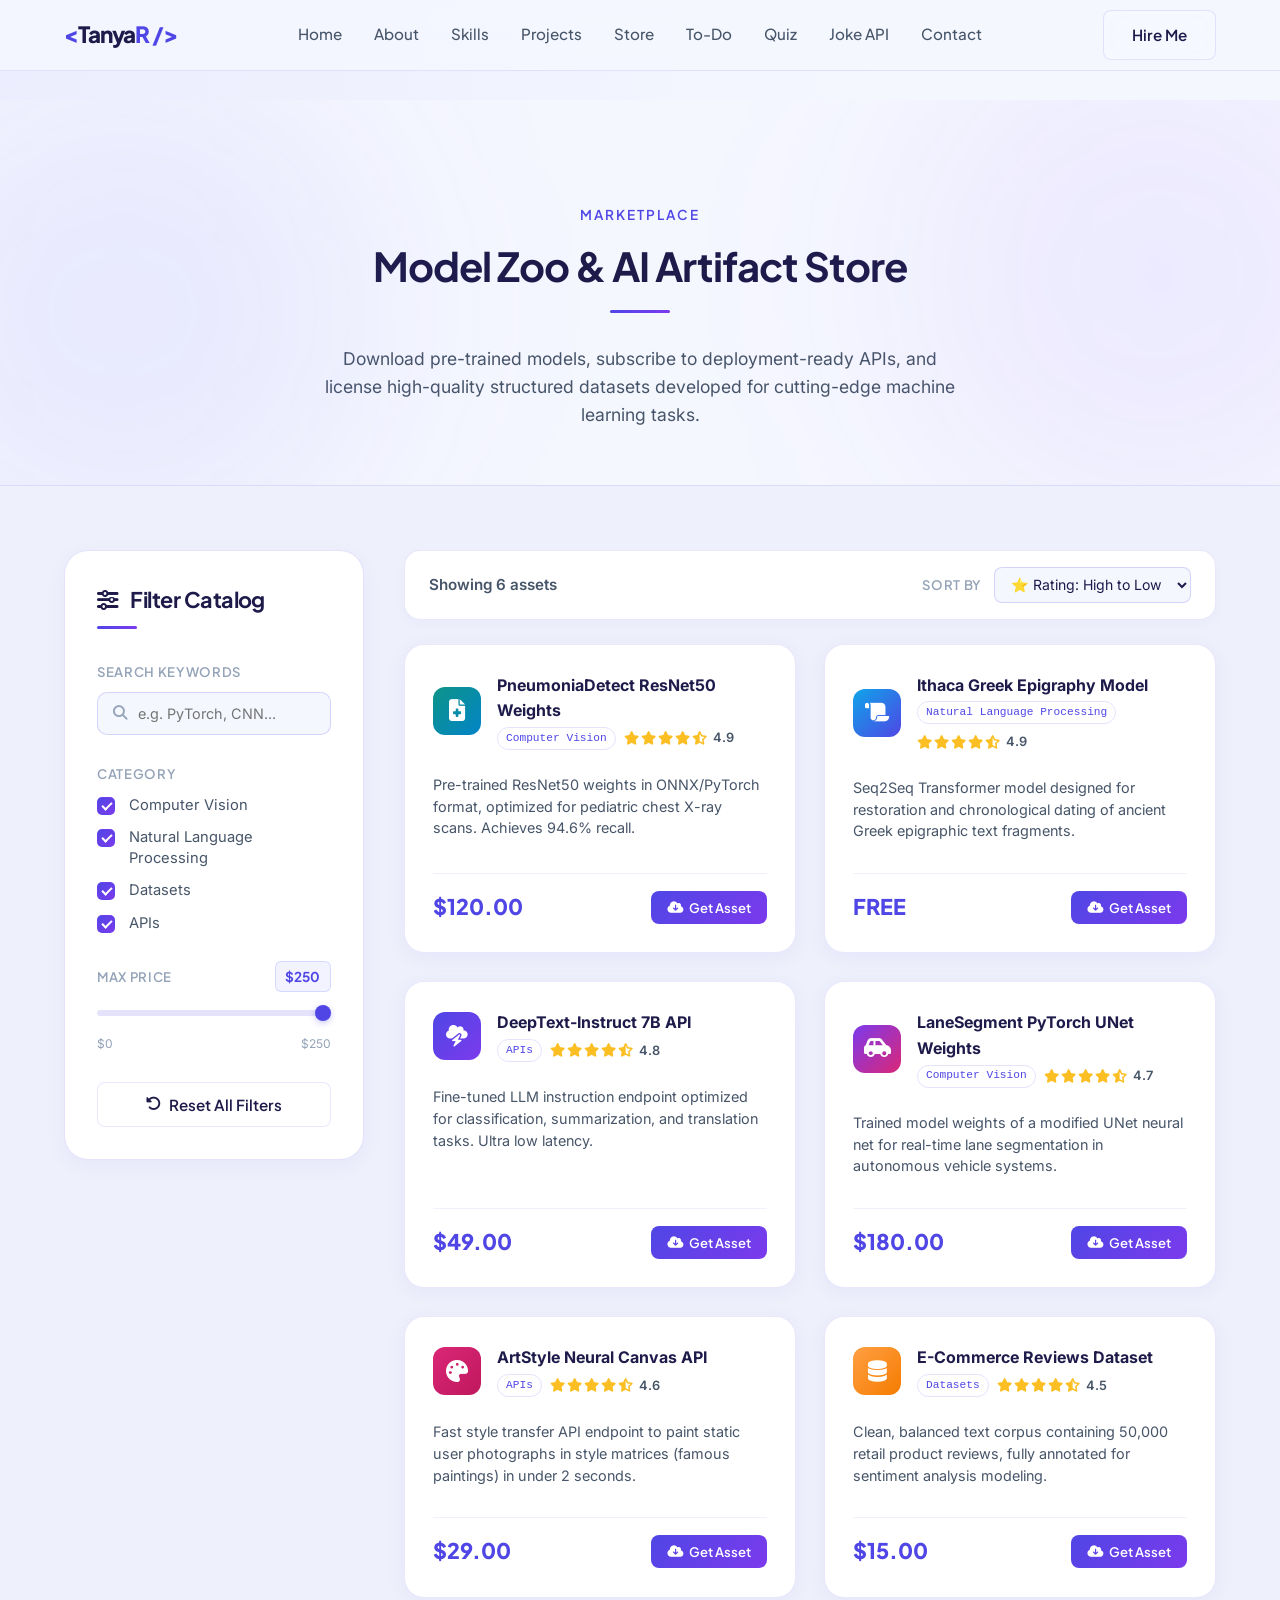
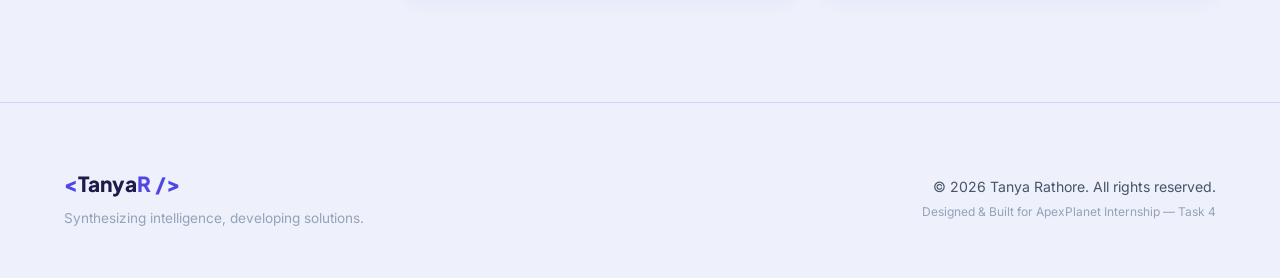
<file: products.html>
<!DOCTYPE html>
<html lang="en">
<head>
    <meta charset="UTF-8">
    <meta name="viewport" content="width=device-width, initial-scale=1.0">
    <!-- Meta tags for SEO -->
    <title>Store | Tanya Rathore | AI/ML Portfolio</title>
    <meta name="description" content="Tanya Rathore's Model Zoo and AI/ML store. Filter, sort, and browse pretrained models, datasets, and API endpoints.">
    <meta name="keywords" content="Tanya Rathore, Model Zoo, Dataset, AI Models, Pretrained Weights, Computer Vision, NLP, APIs">
    
    <!-- Google Fonts - Plus Jakarta Sans & Inter -->
    <link rel="preconnect" href="https://fonts.googleapis.com">
    <link rel="preconnect" href="https://fonts.gstatic.com" crossorigin>
    <link href="https://fonts.googleapis.com/css2?family=Inter:wght@300;400;500;600;700&family=Plus+Jakarta+Sans:wght@400;500;600;700;800&display=swap" rel="stylesheet">
    
    <!-- Font Awesome Icons -->
    <link rel="stylesheet" href="https://cdnjs.cloudflare.com/ajax/libs/font-awesome/6.4.0/css/all.min.css">
    
    <!-- Core CSS stylesheet -->
    <link rel="stylesheet" href="style.min.css">
</head>
<body>

    <!-- ==================== HEADER & NAVIGATION ==================== -->
    <header class="navbar-header" id="header">
        <div class="nav-container container">
            <a href="index.html#hero" class="nav-logo">
                <span class="logo-accent">&lt;</span>Tanya<span class="logo-accent">R /&gt;</span>
            </a>
            
            <!-- Desktop Navigation Menu -->
            <nav class="nav-menu" id="nav-menu">
                <ul class="nav-list">
                    <li><a href="index.html#hero" class="nav-link">Home</a></li>
                    <li><a href="index.html#about" class="nav-link">About</a></li>
                    <li><a href="index.html#skills" class="nav-link">Skills</a></li>
                    <li><a href="projects.html" class="nav-link">Projects</a></li>
                    <li><a href="products.html" class="nav-link active">Store</a></li>
                    <li><a href="index.html#todo" class="nav-link">To-Do</a></li>
                    <li><a href="index.html#quiz" class="nav-link">Quiz</a></li>
                    <li><a href="index.html#api-data" class="nav-link">Joke API</a></li>
                    <li><a href="index.html#contact" class="nav-link">Contact</a></li>
                </ul>
            </nav>

            <!-- CTA button & Hamburguer Menu for Mobile -->
            <div class="nav-actions">
                <a href="mailto:riya.rathore@example.com" class="btn btn-secondary nav-cta-btn">Hire Me</a>
                <button class="menu-toggle-btn" id="menu-toggle" aria-label="Toggle menu">
                    <span class="bar"></span>
                    <span class="bar"></span>
                    <span class="bar"></span>
                </button>
            </div>
        </div>
    </header>

    <main style="padding-top: 100px;">
        <!-- ==================== STORE HERO ==================== -->
        <section class="section-padding" style="background-color: var(--color-bg-darkest); padding-bottom: 2rem;">
            <!-- Decorative Background Glows -->
            <div class="hero-bg-glow glow-1"></div>
            <div class="hero-bg-glow glow-2"></div>
            
            <div class="container scroll-reveal">
                <div class="section-header" style="margin-bottom: 2rem;">
                    <span class="section-tag">Marketplace</span>
                    <h1 class="section-title">Model Zoo &amp; AI Artifact Store</h1>
                    <div class="section-underline"></div>
                </div>
                <p style="text-align: center; color: var(--color-text-secondary); max-width: 650px; margin: 0 auto 1.5rem auto; font-size: 1.1rem;">
                    Download pre-trained models, subscribe to deployment-ready APIs, and license high-quality structured datasets developed for cutting-edge machine learning tasks.
                </p>
            </div>
        </section>

        <!-- ==================== STORE CATALOG LAYOUT ==================== -->
        <section class="section-padding" style="background-color: var(--color-bg-darker); border-top: 1px solid var(--border-glass); padding-top: 4rem;">
            <div class="container">
                <div class="store-layout-grid">
                    
                    <!-- ── SIDEBAR FILTER PANEL ── -->
                    <aside class="store-filter-sidebar scroll-reveal">
                        <div class="filter-panel-card">
                            <h2 class="filter-panel-title">
                                <i class="fa-solid fa-sliders"></i> Filter Catalog
                            </h2>
                            <div class="filter-panel-underline"></div>

                            <!-- Search Input -->
                            <div class="filter-group">
                                <label for="search-input" class="filter-label">Search Keywords</label>
                                <div class="filter-search-wrap">
                                    <i class="fa-solid fa-magnifying-glass search-icon"></i>
                                    <input type="text" id="search-input" class="filter-search-input" placeholder="e.g. PyTorch, CNN...">
                                </div>
                            </div>

                            <!-- Category Checkboxes -->
                            <div class="filter-group">
                                <label class="filter-label">Category</label>
                                <div class="filter-checkbox-list">
                                    <label class="checkbox-container">
                                        <input type="checkbox" name="category" value="Computer Vision" checked>
                                        <span class="checkmark"></span>
                                        Computer Vision
                                    </label>
                                    <label class="checkbox-container">
                                        <input type="checkbox" name="category" value="Natural Language Processing" checked>
                                        <span class="checkmark"></span>
                                        Natural Language Processing
                                    </label>
                                    <label class="checkbox-container">
                                        <input type="checkbox" name="category" value="Datasets" checked>
                                        <span class="checkmark"></span>
                                        Datasets
                                    </label>
                                    <label class="checkbox-container">
                                        <input type="checkbox" name="category" value="APIs" checked>
                                        <span class="checkmark"></span>
                                        APIs
                                    </label>
                                </div>
                            </div>

                            <!-- Price Slider -->
                            <div class="filter-group">
                                <div class="price-slider-header">
                                    <label for="price-range" class="filter-label">Max Price</label>
                                    <span id="price-value" class="price-value-badge">$250</span>
                                </div>
                                <input type="range" id="price-range" class="filter-price-slider" min="0" max="250" value="250" step="5">
                                <div class="price-slider-limits">
                                    <span>$0</span>
                                    <span>$250</span>
                                </div>
                            </div>

                            <!-- Reset Button -->
                            <button id="reset-filters-btn" class="btn btn-secondary btn-block" style="margin-top: 1rem;">
                                <i class="fa-solid fa-rotate-left"></i> Reset All Filters
                            </button>
                        </div>
                    </aside>

                    <!-- ── MAIN CATALOG GRID CONTENT ── -->
                    <div class="store-catalog-content">
                        
                        <!-- Catalog Topbar -->
                        <div class="catalog-topbar scroll-reveal">
                            <div id="results-count" class="results-count">Showing 6 assets</div>
                            
                            <div class="catalog-sort-wrap">
                                <label for="sort-select" class="sort-label">Sort By</label>
                                <select id="sort-select" class="sort-select">
                                    <option value="rating-desc" selected>⭐ Rating: High to Low</option>
                                    <option value="price-asc">💵 Price: Low to High</option>
                                    <option value="price-desc">💵 Price: High to Low</option>
                                    <option value="name-asc">🔤 Name: A to Z</option>
                                </select>
                            </div>
                        </div>

                        <!-- Product Cards Grid -->
                        <div id="product-grid" class="store-product-grid scroll-reveal">
                            <!-- Cards will be dynamically injected by products.js -->
                        </div>

                        <!-- Empty State Placeholder -->
                        <div id="store-empty-state" class="store-empty-state" style="display: none;">
                            <i class="fa-regular fa-folder-open empty-icon"></i>
                            <h3>No Assets Found</h3>
                            <p>We couldn't find any products matching your search terms or filter combinations. Try adjusting your sidebar values!</p>
                            <button id="empty-reset-btn" class="btn btn-primary">Clear Search &amp; Filters</button>
                        </div>

                    </div>
                    
                </div>
            </div>
        </section>
    </main>

    <!-- ==================== FOOTER ==================== -->
    <footer class="footer-wrapper">
        <div class="container footer-content">
            <div class="footer-left">
                <a href="index.html#hero" class="footer-logo">
                    <span class="logo-accent">&lt;</span>Tanya<span class="logo-accent">R /&gt;</span>
                </a>
                <p class="footer-tagline">Synthesizing intelligence, developing solutions.</p>
            </div>
            
            <div class="footer-right">
                <p class="copyright">&copy; 2026 Tanya Rathore. All rights reserved.</p>
                <p class="attribution">Designed &amp; Built for ApexPlanet Internship &mdash; Task 4</p>
            </div>
        </div>
        
        <!-- Back to Top Button -->
        <a href="index.html#hero" class="back-to-top" id="back-to-top" aria-label="Back to top">
            <i class="fa-solid fa-arrow-up"></i>
        </a>
    </footer>

    <!-- Core Javascript logic -->
    <script src="script.min.js"></script>
    <!-- Product Listing Logic -->
    <script src="products.min.js"></script>
</body>
</html>
</file>
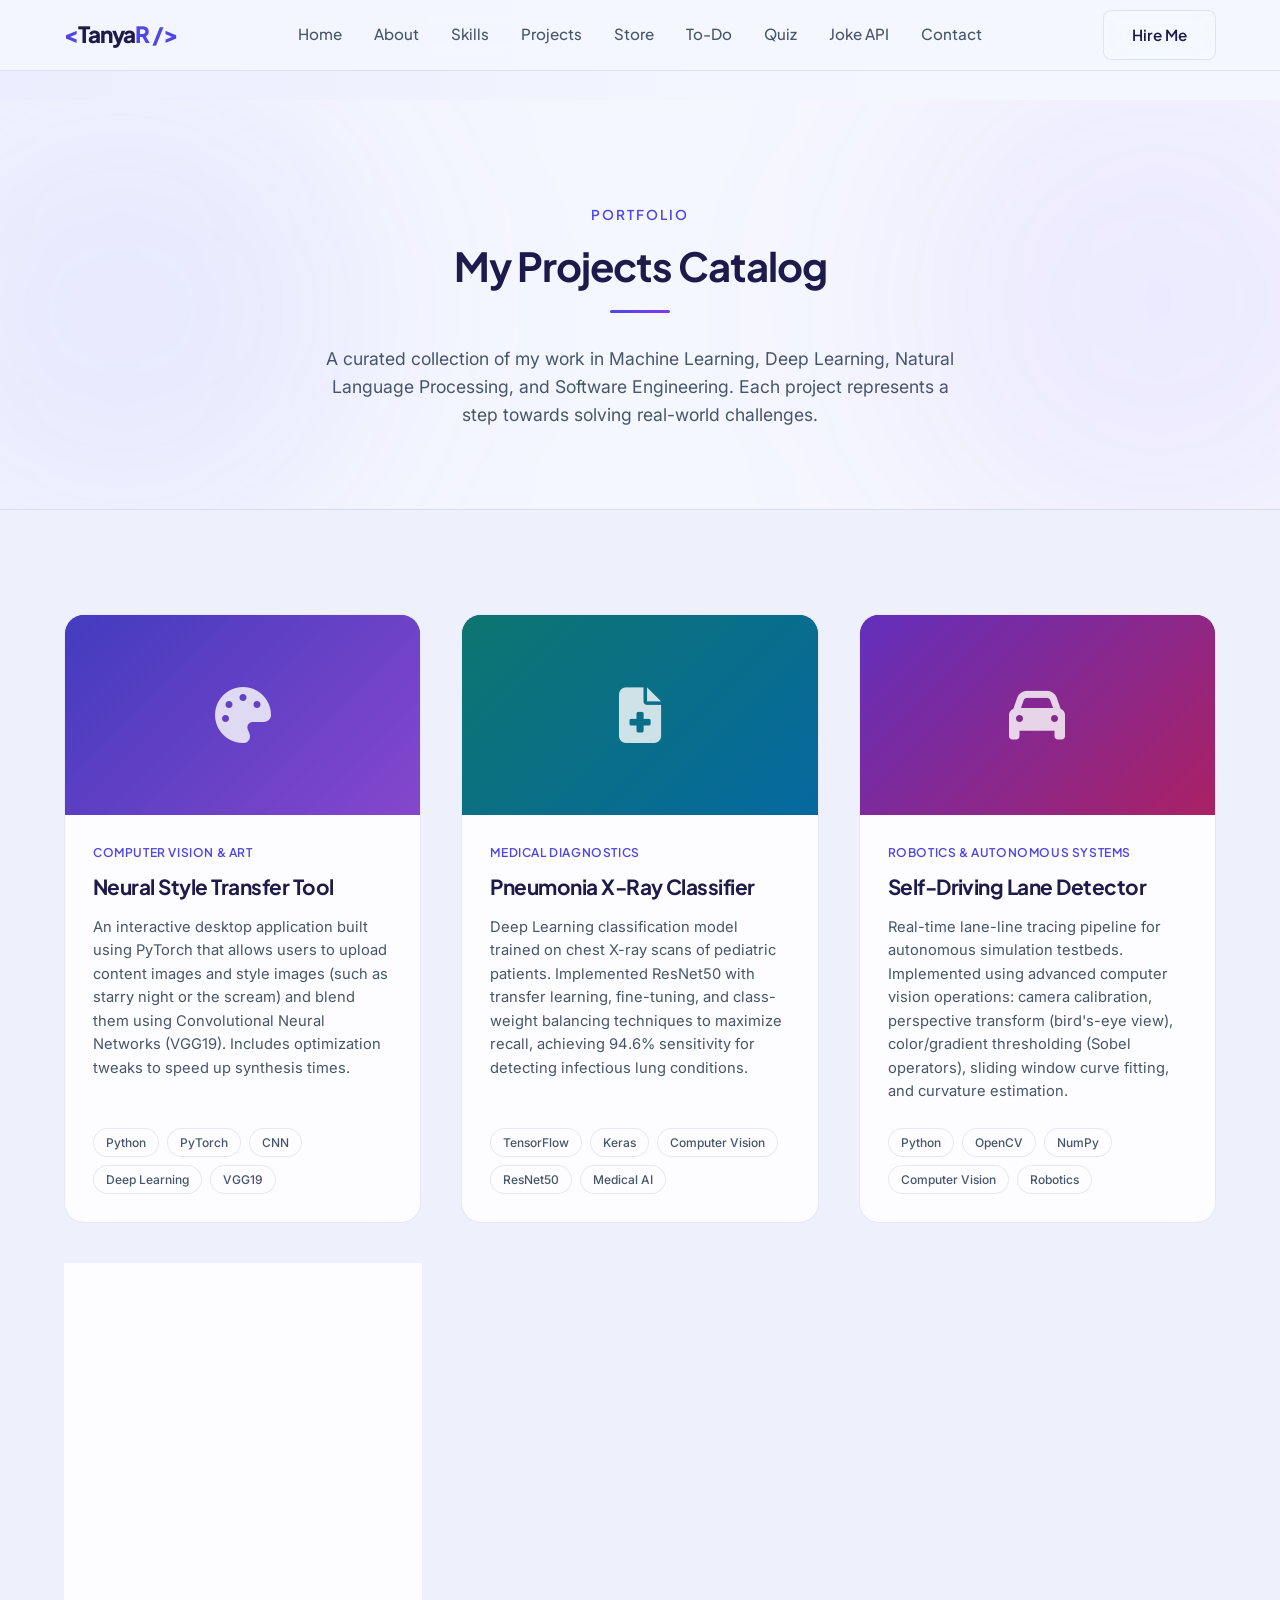
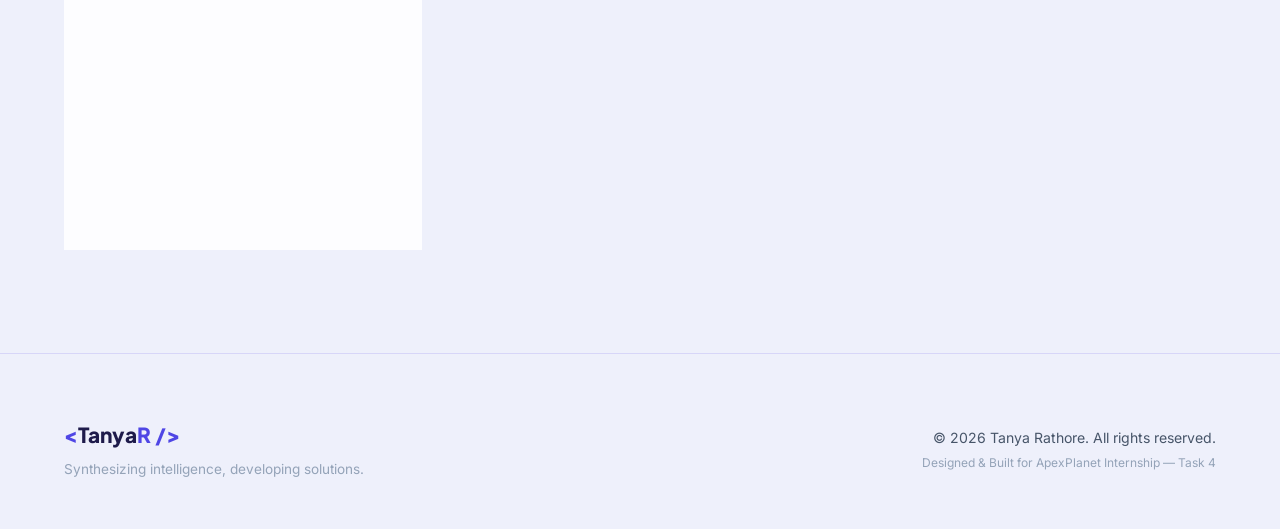
<file: projects.html>
<!DOCTYPE html>
<html lang="en">
<head>
    <meta charset="UTF-8">
    <meta name="viewport" content="width=device-width, initial-scale=1.0">
    <!-- Meta tags for SEO -->
    <title>Projects | Tanya Rathore | AI/ML Portfolio</title>
    <meta name="description" content="Detailed showcase of Machine Learning, Deep Learning, and Computer Vision projects developed by Tanya Rathore.">
    <meta name="keywords" content="Tanya Rathore, Projects, AI, ML, Machine Learning, Deep Learning, PyTorch, TensorFlow, Computer Vision, NLP">
    
    <!-- Google Fonts - Plus Jakarta Sans & Inter -->
    <link rel="preconnect" href="https://fonts.googleapis.com">
    <link rel="preconnect" href="https://fonts.gstatic.com" crossorigin>
    <link href="https://fonts.googleapis.com/css2?family=Inter:wght@300;400;500;600;700&family=Plus+Jakarta+Sans:wght@400;500;600;700;800&display=swap" rel="stylesheet">
    
    <!-- Font Awesome Icons -->
    <link rel="stylesheet" href="https://cdnjs.cloudflare.com/ajax/libs/font-awesome/6.4.0/css/all.min.css">
    
    <!-- Core CSS stylesheet -->
    <link rel="stylesheet" href="style.min.css">
</head>
<body>

    <!-- ==================== HEADER & NAVIGATION ==================== -->
    <header class="navbar-header" id="header">
        <div class="nav-container container">
            <a href="index.html#hero" class="nav-logo">
                <span class="logo-accent">&lt;</span>Tanya<span class="logo-accent">R /&gt;</span>
            </a>
            
            <!-- Desktop Navigation Menu -->
            <nav class="nav-menu" id="nav-menu">
                <ul class="nav-list">
                    <li><a href="index.html#hero" class="nav-link">Home</a></li>
                    <li><a href="index.html#about" class="nav-link">About</a></li>
                    <li><a href="index.html#skills" class="nav-link">Skills</a></li>
                    <li><a href="projects.html" class="nav-link active">Projects</a></li>
                    <li><a href="products.html" class="nav-link">Store</a></li>
                    <li><a href="index.html#todo" class="nav-link">To-Do</a></li>
                    <li><a href="index.html#quiz" class="nav-link">Quiz</a></li>
                    <li><a href="index.html#api-data" class="nav-link">Joke API</a></li>
                    <li><a href="index.html#contact" class="nav-link">Contact</a></li>
                </ul>
            </nav>

            <!-- CTA button & Hamburguer Menu for Mobile -->
            <div class="nav-actions">
                <a href="mailto:riya.rathore@example.com" class="btn btn-secondary nav-cta-btn">Hire Me</a>
                <button class="menu-toggle-btn" id="menu-toggle" aria-label="Toggle menu">
                    <span class="bar"></span>
                    <span class="bar"></span>
                    <span class="bar"></span>
                </button>
            </div>
        </div>
    </header>

    <main style="padding-top: 100px;">
        <!-- ==================== PROJECTS HERO ==================== -->
        <section class="section-padding" style="background-color: var(--color-bg-darkest); padding-bottom: 2rem;">
            <!-- Decorative Background Glows -->
            <div class="hero-bg-glow glow-1"></div>
            <div class="hero-bg-glow glow-2"></div>
            
            <div class="container scroll-reveal">
                <div class="section-header" style="margin-bottom: 2rem;">
                    <span class="section-tag">Portfolio</span>
                    <h1 class="section-title">My Projects Catalog</h1>
                    <div class="section-underline"></div>
                </div>
                <p style="text-align: center; color: var(--color-text-secondary); max-width: 650px; margin: 0 auto 3rem auto; font-size: 1.1rem;">
                    A curated collection of my work in Machine Learning, Deep Learning, Natural Language Processing, and Software Engineering. Each project represents a step towards solving real-world challenges.
                </p>
            </div>
        </section>

        <!-- ==================== DETAILED PROJECTS GRID ==================== -->
        <section class="projects-section section-padding" style="background-color: var(--color-bg-darker); border-top: 1px solid var(--border-glass);">
            <div class="container">
                <div class="projects-grid">
                    
                    <!-- Project 1: Neural Style Transfer -->
                    <div class="project-card scroll-reveal">
                        <div class="project-img-container">
                            <div class="project-banner style-transfer-banner">
                                <div class="banner-gradient"></div>
                                <i class="fa-solid fa-palette banner-icon"></i>
                            </div>
                            <div class="project-links">
                                <a href="https://github.com" target="_blank" rel="noopener noreferrer" class="proj-link-btn" aria-label="GitHub Repository" title="GitHub Repository">
                                    <i class="fa-brands fa-github"></i>
                                </a>
                                <a href="https://github.com" target="_blank" rel="noopener noreferrer" class="proj-link-btn" aria-label="Live Demo" title="Live Demo">
                                    <i class="fa-solid fa-arrow-up-right-from-square"></i>
                                </a>
                            </div>
                        </div>
                        <div class="project-info">
                            <span class="project-category">Computer Vision &amp; Art</span>
                            <h3 class="project-title">Neural Style Transfer Tool</h3>
                            <p class="project-desc">An interactive desktop application built using PyTorch that allows users to upload content images and style images (such as starry night or the scream) and blend them using Convolutional Neural Networks (VGG19). Includes optimization tweaks to speed up synthesis times.</p>
                            <div class="project-tags">
                                <span>Python</span>
                                <span>PyTorch</span>
                                <span>CNN</span>
                                <span>Deep Learning</span>
                                <span>VGG19</span>
                            </div>
                        </div>
                    </div>

                    <!-- Project 2: Pneumonia Detection -->
                    <div class="project-card scroll-reveal">
                        <div class="project-img-container">
                            <div class="project-banner pneumonia-banner">
                                <div class="banner-gradient"></div>
                                <i class="fa-solid fa-file-medical banner-icon"></i>
                            </div>
                            <div class="project-links">
                                <a href="https://github.com" target="_blank" rel="noopener noreferrer" class="proj-link-btn" aria-label="GitHub Repository" title="GitHub Repository">
                                    <i class="fa-brands fa-github"></i>
                                </a>
                                <a href="https://github.com" target="_blank" rel="noopener noreferrer" class="proj-link-btn" aria-label="Research Poster" title="Research Poster">
                                    <i class="fa-solid fa-file-pdf"></i>
                                </a>
                            </div>
                        </div>
                        <div class="project-info">
                            <span class="project-category">Medical Diagnostics</span>
                            <h3 class="project-title">Pneumonia X-Ray Classifier</h3>
                            <p class="project-desc">Deep Learning classification model trained on chest X-ray scans of pediatric patients. Implemented ResNet50 with transfer learning, fine-tuning, and class-weight balancing techniques to maximize recall, achieving 94.6% sensitivity for detecting infectious lung conditions.</p>
                            <div class="project-tags">
                                <span>TensorFlow</span>
                                <span>Keras</span>
                                <span>Computer Vision</span>
                                <span>ResNet50</span>
                                <span>Medical AI</span>
                            </div>
                        </div>
                    </div>

                    <!-- Project 3: Autonomous Lane Detection -->
                    <div class="project-card scroll-reveal">
                        <div class="project-img-container">
                            <div class="project-banner autonomous-banner">
                                <div class="banner-gradient"></div>
                                <i class="fa-solid fa-car banner-icon"></i>
                            </div>
                            <div class="project-links">
                                <a href="https://github.com" target="_blank" rel="noopener noreferrer" class="proj-link-btn" aria-label="GitHub Repository" title="GitHub Repository">
                                    <i class="fa-brands fa-github"></i>
                                </a>
                                <a href="https://github.com" target="_blank" rel="noopener noreferrer" class="proj-link-btn" aria-label="Video Demo" title="Video Demo">
                                    <i class="fa-solid fa-video"></i>
                                </a>
                            </div>
                        </div>
                        <div class="project-info">
                            <span class="project-category">Robotics &amp; Autonomous Systems</span>
                            <h3 class="project-title">Self-Driving Lane Detector</h3>
                            <p class="project-desc">Real-time lane-line tracing pipeline for autonomous simulation testbeds. Implemented using advanced computer vision operations: camera calibration, perspective transform (bird's-eye view), color/gradient thresholding (Sobel operators), sliding window curve fitting, and curvature estimation.</p>
                            <div class="project-tags">
                                <span>Python</span>
                                <span>OpenCV</span>
                                <span>NumPy</span>
                                <span>Computer Vision</span>
                                <span>Robotics</span>
                            </div>
                        </div>
                    </div>

                    <!-- Project 4: Transformer Sentiment Analyzer -->
                    <div class="project-card scroll-reveal">
                        <div class="project-img-container">
                            <div class="project-banner style-transfer-banner" style="background: #111827;">
                                <div class="banner-gradient" style="background: linear-gradient(135deg, #db2777 0%, #7c3aed 100%);"></div>
                                <i class="fa-solid fa-comments banner-icon"></i>
                            </div>
                            <div class="project-links">
                                <a href="https://github.com" target="_blank" rel="noopener noreferrer" class="proj-link-btn" aria-label="GitHub Repository" title="GitHub Repository">
                                    <i class="fa-brands fa-github"></i>
                                </a>
                                <a href="https://github.com" target="_blank" rel="noopener noreferrer" class="proj-link-btn" aria-label="API Docs" title="API Docs">
                                    <i class="fa-solid fa-code"></i>
                                </a>
                            </div>
                        </div>
                        <div class="project-info">
                            <span class="project-category">Natural Language Processing</span>
                            <h3 class="project-title">Transformer Sentiment Engine</h3>
                            <p class="project-desc">Batch sentiment analysis tool running state-of-the-art transformers. Finetuned DistilBERT on IMDb and Yelp datasets to label review text. Exposed as a lightweight REST API using FastAPI, Docker, and Gunicorn to serve inference requests with token-level highlights.</p>
                            <div class="project-tags">
                                <span>Python</span>
                                <span>HuggingFace</span>
                                <span>PyTorch</span>
                                <span>FastAPI</span>
                                <span>Docker</span>
                            </div>
                        </div>
                    </div>

                </div>
            </div>
        </section>
    </main>

    <!-- ==================== FOOTER ==================== -->
    <footer class="footer-wrapper">
        <div class="container footer-content">
            <div class="footer-left">
                <a href="index.html#hero" class="footer-logo">
                    <span class="logo-accent">&lt;</span>Tanya<span class="logo-accent">R /&gt;</span>
                </a>
                <p class="footer-tagline">Synthesizing intelligence, developing solutions.</p>
            </div>
            
            <div class="footer-right">
                <p class="copyright">&copy; 2026 Tanya Rathore. All rights reserved.</p>
                <p class="attribution">Designed &amp; Built for ApexPlanet Internship &mdash; Task 4</p>
            </div>
        </div>
        
        <!-- Back to Top Button -->
        <a href="index.html#hero" class="back-to-top" id="back-to-top" aria-label="Back to top">
            <i class="fa-solid fa-arrow-up"></i>
        </a>
    </footer>

    <!-- Core Javascript logic -->
    <script src="script.min.js"></script>
</body>
</html>
</file>
<file: style.min.css>
:root{--color-bg-darkest:#f5f7ff;--color-bg-darker:#eef0fb;--color-bg-card:rgba(255,255,255,0.85);--color-primary:#4f46e5;--color-secondary:#7c3aed;--color-accent:#0ea5e9;--color-accent-pink:#db2777;--color-text-primary:#1e1b4b;--color-text-secondary:#475569;--color-text-muted:#94a3b8;--border-glass:rgba(79,70,229,0.12);--border-glow:rgba(79,70,229,0.25);--gradient-primary:linear-gradient(135deg,var(--color-primary) 0%,var(--color-secondary) 100%);--gradient-accent:linear-gradient(135deg,var(--color-accent) 0%,var(--color-accent-pink) 100%);--gradient-dark:linear-gradient(180deg,var(--color-bg-darkest) 0%,var(--color-bg-darker) 100%);--gradient-radial-glow:radial-gradient(circle,rgba(79,70,229,0.08) 0%,rgba(255,255,255,0) 70%);--font-heading:'Plus Jakarta Sans',sans-serif;--font-body:'Inter',sans-serif;--container-max-width:1200px;--transition-smooth:all 0.4s cubic-bezier(0.25,0.8,0.25,1);--transition-fast:all 0.2s ease-in-out;}*{margin:0;padding:0;box-sizing:border-box;}html{scroll-behavior:smooth;font-size:16px;}body{background-color:var(--color-bg-darkest);color:var(--color-text-primary);font-family:var(--font-body);line-height:1.6;overflow-x:hidden;background-image:radial-gradient(at 0% 0%,rgba(79,70,229,0.06) 0px,transparent 50%),radial-gradient(at 100% 100%,rgba(124,58,237,0.06) 0px,transparent 50%);}.container{width:100%;max-width:var(--container-max-width);margin:0 auto;padding:0 1.5rem;}section{position:relative;overflow:hidden;}.section-padding{padding:6.5rem 0;}.scroll-reveal{opacity:0;transform:translateY(40px);transition:opacity 0.8s cubic-bezier(0.25,1,0.5,1),transform 0.8s cubic-bezier(0.25,1,0.5,1);}.scroll-reveal.revealed{opacity:1;transform:translateY(0);}h1,h2,h3,h4,h5,h6{font-family:var(--font-heading);font-weight:700;letter-spacing:-0.025em;color:var(--color-text-primary);}.text-gradient{background:var(--gradient-primary);-webkit-background-clip:text;-webkit-text-fill-color:transparent;background-clip:text;display:inline-block;}.btn{display:inline-flex;align-items:center;justify-content:center;gap:0.5rem;padding:0.75rem 1.75rem;border-radius:8px;font-family:var(--font-heading);font-weight:600;font-size:0.95rem;cursor:pointer;transition:var(--transition-smooth);text-decoration:none;}.btn-primary{background:var(--gradient-primary);color:#ffffff;border:none;box-shadow:0 4px 20px rgba(129,140,248,0.3);}.btn-primary:hover{transform:translateY(-3px);box-shadow:0 6px 25px rgba(129,140,248,0.5);}.btn-secondary{background:rgba(255,255,255,0.08);color:var(--color-text-primary);border:1px solid var(--border-glass);backdrop-filter:blur(10px);}.btn-secondary:hover{background:rgba(255,255,255,0.15);border-color:rgba(255,255,255,0.2);transform:translateY(-2px);}.btn-outline{background:transparent;color:var(--color-primary);border:1px solid var(--color-primary);}.btn-outline:hover{background:rgba(129,140,248,0.1);transform:translateY(-3px);}.btn-block{display:flex;width:100%;}.navbar-header{position:fixed;top:0;left:0;width:100%;z-index:1000;background:rgba(245,247,255,0.85);backdrop-filter:blur(12px);-webkit-backdrop-filter:blur(12px);border-bottom:1px solid var(--border-glass);transition:var(--transition-smooth);}.navbar-header.nav-scrolled{padding:0.5rem 0;box-shadow:0 4px 20px rgba(79,70,229,0.1);background:rgba(245,247,255,0.95);}.nav-container{display:flex;align-items:center;justify-content:space-between;height:70px;}.nav-logo{font-family:var(--font-heading);font-weight:800;font-size:1.4rem;color:var(--color-text-primary);text-decoration:none;letter-spacing:-0.05em;transition:var(--transition-fast);}.logo-accent{color:var(--color-primary);}.nav-logo:hover{transform:scale(1.03);}.nav-menu{display:flex;}.nav-list{display:flex;list-style:none;gap:2rem;}.nav-link{text-decoration:none;color:var(--color-text-secondary);font-family:var(--font-heading);font-weight:500;font-size:0.95rem;transition:var(--transition-fast);position:relative;padding:0.5rem 0;}.nav-link::after{content:'';position:absolute;bottom:0;left:0;width:0;height:2px;background:var(--gradient-primary);transition:var(--transition-fast);}.nav-link:hover,.nav-link.active{color:var(--color-text-primary);}.nav-link.active::after,.nav-link:hover::after{width:100%;}.nav-actions{display:flex;align-items:center;gap:1rem;}.menu-toggle-btn{display:none;flex-direction:column;justify-content:space-between;width:24px;height:18px;background:transparent;border:none;cursor:pointer;z-index:1100;}.menu-toggle-btn .bar{width:100%;height:2px;background-color:var(--color-text-primary);transition:var(--transition-smooth);}.hero-section{min-height:100vh;display:flex;align-items:center;padding-top:100px;padding-bottom:3.5rem;background-color:var(--color-bg-darkest);background-image:url("data:image/svg+xml,%3Csvg width='60' height='60' viewBox='0 0 60 60' xmlns='http://www.w3.org/2000/svg'%3E%3Cg fill='none' fill-rule='evenodd'%3E%3Cg fill='%234f46e5' fill-opacity='0.03'%3E%3Cpath d='M36 34v-4h-2v4h-4v2h4v4h2v-4h4v-2h-4zm0-30V0h-2v4h-4v2h4v4h2V6h4V4h-4zM6 34v-4H4v4H0v2h4v4h2v-4h4v-2H6zM6 4V0H4v4H0v2h4v4h2V6h4V4H6z'/%3E%3C/g%3E%3C/g%3E%3C/svg%3E");}.hero-bg-glow{position:absolute;width:500px;height:500px;border-radius:50%;filter:blur(120px);z-index:1;pointer-events:none;}.glow-1{top:-10%;left:-10%;background:rgba(79,70,229,0.08);}.glow-2{bottom:-10%;right:-10%;background:rgba(124,58,237,0.07);}.hero-grid{display:grid;grid-template-columns:1.2fr 0.8fr;gap:4rem;align-items:center;z-index:2;}.status-badge{display:inline-flex;align-items:center;gap:0.6rem;padding:0.5rem 1rem;background:rgba(129,140,248,0.1);border:1px solid var(--border-glow);border-radius:50px;font-size:0.85rem;font-weight:500;color:var(--color-primary);margin-bottom:1.5rem;}.pulse-dot{width:8px;height:8px;background-color:var(--color-primary);border-radius:50%;position:relative;}.pulse-dot::after{content:'';position:absolute;top:0;left:0;width:100%;height:100%;border-radius:50%;background-color:var(--color-primary);animation:pulse 1.8s infinite;}@keyframes pulse{0%{transform:scale(1);opacity:0.8;}100%{transform:scale(2.8);opacity:0;}}.hero-title{font-size:3.8rem;line-height:1.15;margin-bottom:1rem;font-weight:800;}.hero-subtitle{font-size:1.8rem;color:var(--color-text-secondary);font-weight:600;margin-bottom:1.5rem;}.hero-description{font-size:1.1rem;color:var(--color-text-secondary);max-width:600px;margin-bottom:2.5rem;}.hero-actions{display:flex;gap:1rem;margin-bottom:2.5rem;}.hero-socials{display:flex;align-items:center;gap:1rem;}.socials-label{font-size:0.85rem;color:var(--color-text-muted);font-weight:600;text-transform:uppercase;letter-spacing:0.05em;}.social-icons{display:flex;gap:1rem;}.social-icon{display:inline-flex;align-items:center;justify-content:center;width:40px;height:40px;border-radius:50%;border:1px solid var(--border-glass);background:rgba(255,255,255,0.03);color:var(--color-text-secondary);transition:var(--transition-smooth);text-decoration:none;}.social-icon:hover{color:var(--color-primary);border-color:var(--color-primary);background:rgba(129,140,248,0.08);transform:translateY(-3px) scale(1.05);}.hero-visual{display:flex;justify-content:center;align-items:center;}.visual-wrapper{position:relative;width:320px;height:320px;}.tech-orb{position:absolute;top:50%;left:50%;transform:translate(-50%,-50%);width:90px;height:90px;border-radius:50%;background:var(--gradient-primary);box-shadow:0 0 40px rgba(129,140,248,0.6);display:flex;align-items:center;justify-content:center;font-size:2.5rem;color:#ffffff;z-index:5;animation:float 4s ease-in-out infinite;}@keyframes float{0%,100%{transform:translate(-50%,-52%);}50%{transform:translate(-50%,-48%);}}.orbit-ring{position:absolute;top:50%;left:50%;border:1px dashed rgba(255,255,255,0.1);border-radius:50%;transform:translate(-50%,-50%);}.ring-1{width:200px;height:200px;animation:spin-clockwise 20s linear infinite;}.ring-2{width:300px;height:300px;animation:spin-counter 30s linear infinite;}.orbit-node{position:absolute;width:44px;height:44px;border-radius:50%;background:#ffffff;border:1px solid rgba(79,70,229,0.2);box-shadow:0 2px 12px rgba(79,70,229,0.1);display:flex;align-items:center;justify-content:center;font-size:1.25rem;transition:var(--transition-smooth);}.orbit-node:hover{border-color:var(--color-primary);box-shadow:0 0 20px rgba(129,140,248,0.4);color:var(--color-primary);transform:scale(1.15);}.node-py{top:15px;left:45px;color:#38bdf8;animation:node-counter-spin 20s linear infinite;}.node-ml{bottom:35px;right:25px;color:#c084fc;animation:node-counter-spin 20s linear infinite;}.node-dl{bottom:95px;left:-10px;color:#f472b6;animation:node-spin 30s linear infinite;}@keyframes spin-clockwise{0%{transform:translate(-50%,-50%) rotate(0deg);}100%{transform:translate(-50%,-50%) rotate(360deg);}}@keyframes spin-counter{0%{transform:translate(-50%,-50%) rotate(360deg);}100%{transform:translate(-50%,-50%) rotate(0deg);}}@keyframes node-spin{0%{transform:rotate(0deg);}100%{transform:rotate(360deg);}}@keyframes node-counter-spin{0%{transform:rotate(360deg);}100%{transform:rotate(0deg);}}.section-header{margin-bottom:4rem;text-align:center;}.section-tag{font-family:var(--font-heading);font-size:0.85rem;font-weight:600;color:var(--color-primary);letter-spacing:0.15em;text-transform:uppercase;display:block;margin-bottom:0.5rem;}.section-title{font-size:2.5rem;margin-bottom:0.75rem;}.section-underline{width:60px;height:3px;background:var(--gradient-primary);margin:0 auto;border-radius:10px;}.about-section{background-color:#e8ebf8;}.about-grid{display:grid;grid-template-columns:0.9fr 1.1fr;gap:5rem;align-items:center;}.about-img-wrapper{display:flex;justify-content:center;}.image-frame{position:relative;width:320px;height:380px;border-radius:20px;z-index:2;}.profile-image{width:100%;height:100%;object-fit:cover;border-radius:20px;position:relative;z-index:3;filter:grayscale(10%) contrast(105%);transition:var(--transition-smooth);}.image-frame::before{content:'';position:absolute;top:0;left:0;width:100%;height:100%;border-radius:20px;background:var(--gradient-primary);opacity:0.08;z-index:4;transition:var(--transition-smooth);pointer-events:none;}.frame-border{position:absolute;top:15px;left:15px;width:100%;height:100%;border:2px solid var(--color-primary);border-radius:20px;z-index:1;transition:var(--transition-smooth);}.image-frame:hover .profile-image{transform:translateY(-10px) translateX(-10px);filter:grayscale(0%);}.image-frame:hover::before{opacity:0;}.image-frame:hover .frame-border{transform:translateY(10px) translateX(10px);border-color:var(--color-secondary);}.about-subtitle{font-size:1.4rem;margin-bottom:1.25rem;line-height:1.4;font-weight:600;}.about-paragraph{color:var(--color-text-secondary);margin-bottom:1.5rem;font-size:1rem;}.about-stats-grid{display:grid;grid-template-columns:repeat(3,1fr);gap:1.5rem;margin-top:2.5rem;}.stat-card{background:rgba(255,255,255,0.02);border:1px solid var(--border-glass);padding:1.25rem 1rem;border-radius:12px;text-align:center;transition:var(--transition-smooth);}.stat-card:hover{transform:translateY(-5px);background:rgba(255,255,255,0.05);border-color:var(--border-glow);}.stat-num{display:block;font-family:var(--font-heading);font-size:1.75rem;font-weight:800;color:var(--color-primary);margin-bottom:0.25rem;}.stat-label{font-size:0.8rem;color:var(--color-text-secondary);font-weight:500;}.skills-section{background-color:#f5f7ff;}.skills-grid{display:grid;grid-template-columns:repeat(auto-fill,minmax(280px,1fr));gap:2rem;}.skill-card{background:#ffffff;border:1px solid rgba(79,70,229,0.15);border-radius:16px;padding:2.25rem 2rem;transition:var(--transition-smooth);position:relative;overflow:hidden;box-shadow:0 2px 12px rgba(79,70,229,0.06);}.skill-card::after{content:'';position:absolute;top:0;left:0;width:100%;height:100%;background:radial-gradient(circle at top right,rgba(79,70,229,0.05),transparent 70%);opacity:0;transition:var(--transition-smooth);pointer-events:none;}.skill-card:hover{transform:translateY(-8px);border-color:var(--color-primary);box-shadow:0 12px 30px rgba(79,70,229,0.15);}.skill-card:hover::after{opacity:1;}.skill-icon{font-size:2.25rem;margin-bottom:1.25rem;display:inline-block;}.skill-name{font-size:1.25rem;margin-bottom:0.75rem;font-weight:700;}.skill-desc{font-size:0.9rem;color:var(--color-text-secondary);margin-bottom:1.5rem;}.skill-progress-bar{width:100%;height:6px;background:rgba(255,255,255,0.05);border-radius:10px;overflow:hidden;}.progress-fill{height:100%;border-radius:10px;background:var(--gradient-primary);}.python-color{color:#38bdf8;}.python-fill{width:90%;background:linear-gradient(90deg,#38bdf8,#818cf8);}.ml-color{color:#818cf8;}.ml-fill{width:85%;background:linear-gradient(90deg,#818cf8,#c084fc);}.cpp-color{color:#38bdf8;}.cpp-fill{width:80%;background:linear-gradient(90deg,#38bdf8,#818cf8);}.nlp-color{color:#c084fc;}.nlp-fill{width:80%;background:linear-gradient(90deg,#c084fc,#f472b6);}.sql-color{color:#ff9f43;}.sql-fill{width:85%;background:linear-gradient(90deg,#ff9f43,#f57c00);}.dsa-color{color:#f472b6;}.dsa-fill{width:85%;background:linear-gradient(90deg,#f472b6,#818cf8);}.projects-section{background-color:var(--color-bg-darker);}.projects-grid{display:grid;grid-template-columns:repeat(auto-fill,minmax(340px,1fr));gap:2.5rem;}.project-card{background:var(--color-bg-card);border:1px solid var(--border-glass);border-radius:20px;overflow:hidden;display:flex;flex-direction:column;height:100%;transition:var(--transition-smooth);backdrop-filter:blur(16px);-webkit-backdrop-filter:blur(16px);}.project-card:hover{transform:translateY(-10px);border-color:var(--border-glow);box-shadow:0 15px 35px rgba(0,0,0,0.4);}.project-img-container{position:relative;height:200px;overflow:hidden;}.project-banner{width:100%;height:100%;display:flex;align-items:center;justify-content:center;position:relative;}.banner-icon{font-size:3.5rem;color:rgba(255,255,255,0.8);z-index:2;transition:var(--transition-smooth);}.banner-gradient{position:absolute;top:0;left:0;width:100%;height:100%;opacity:0.75;z-index:1;transition:var(--transition-smooth);}.style-transfer-banner{background:#1e1b4b;}.style-transfer-banner .banner-gradient{background:linear-gradient(135deg,#4f46e5 0%,#a855f7 100%);}.pneumonia-banner{background:#0f172a;}.pneumonia-banner .banner-gradient{background:linear-gradient(135deg,#0d9488 0%,#0284c7 100%);}.autonomous-banner{background:#180f2a;}.autonomous-banner .banner-gradient{background:linear-gradient(135deg,#7c3aed 0%,#db2777 100%);}.project-links{position:absolute;top:0;left:0;width:100%;height:100%;background:rgba(9,11,17,0.75);backdrop-filter:blur(4px);display:flex;align-items:center;justify-content:center;gap:1.25rem;opacity:0;z-index:3;transition:var(--transition-smooth);}.project-card:hover .project-links{opacity:1;}.project-card:hover .banner-icon{transform:scale(0.85);}.proj-link-btn{display:inline-flex;align-items:center;justify-content:center;width:46px;height:46px;border-radius:50%;background:#ffffff;color:var(--color-bg-darkest);font-size:1.2rem;transition:var(--transition-smooth);text-decoration:none;}.proj-link-btn:hover{background:var(--color-primary);color:#ffffff;transform:scale(1.1);}.project-info{padding:1.75rem;display:flex;flex-direction:column;flex-grow:1;}.project-category{font-family:var(--font-heading);font-size:0.75rem;font-weight:600;color:var(--color-primary);text-transform:uppercase;letter-spacing:0.05em;margin-bottom:0.5rem;}.project-title{font-size:1.3rem;margin-bottom:0.75rem;}.project-desc{color:var(--color-text-secondary);font-size:0.92rem;margin-bottom:1.5rem;flex-grow:1;}.project-tags{display:flex;flex-wrap:wrap;gap:0.5rem;}.project-tags span{font-size:0.75rem;font-weight:500;padding:0.25rem 0.75rem;background:rgba(255,255,255,0.05);border:1px solid var(--border-glass);border-radius:50px;color:var(--color-text-secondary);}.contact-section{background-color:var(--color-bg-darkest);}.contact-grid{display:grid;grid-template-columns:0.95fr 1.05fr;gap:4.5rem;align-items:flex-start;}.contact-title{font-size:1.75rem;line-height:1.35;margin-bottom:1.25rem;}.contact-text{color:var(--color-text-secondary);font-size:1rem;margin-bottom:2.5rem;}.contact-details{display:flex;flex-direction:column;gap:1.75rem;margin-bottom:2.5rem;}.contact-item{display:flex;align-items:center;gap:1.25rem;}.contact-icon{display:inline-flex;align-items:center;justify-content:center;width:48px;height:48px;border-radius:12px;background:rgba(129,140,248,0.08);border:1px solid var(--border-glow);color:var(--color-primary);font-size:1.2rem;}.contact-item-text{display:flex;flex-direction:column;}.contact-label{font-size:0.8rem;color:var(--color-text-muted);font-weight:600;text-transform:uppercase;}.contact-link,.contact-value{font-size:1rem;color:var(--color-text-primary);text-decoration:none;font-weight:500;transition:var(--transition-fast);}.contact-link:hover{color:var(--color-primary);}.contact-socials-wrapper{display:flex;flex-direction:column;gap:0.75rem;}.contact-socials-title{font-size:0.85rem;color:var(--color-text-muted);font-weight:600;text-transform:uppercase;}.contact-socials{display:flex;gap:1rem;}.contact-form-container{background:var(--color-bg-card);border:1px solid var(--border-glass);border-radius:24px;padding:2.5rem;backdrop-filter:blur(16px);-webkit-backdrop-filter:blur(16px);}.contact-form{display:flex;flex-direction:column;gap:1.5rem;}.form-row{display:grid;grid-template-columns:1fr 1fr;gap:1.5rem;}.form-group{display:flex;flex-direction:column;gap:0.5rem;}.form-group label{font-family:var(--font-heading);font-size:0.85rem;font-weight:600;color:var(--color-text-secondary);}.form-group input,.form-group textarea{background:rgba(255,255,255,0.03);border:1px solid var(--border-glass);border-radius:8px;padding:0.85rem 1rem;color:var(--color-text-primary);font-family:var(--font-body);font-size:0.95rem;transition:var(--transition-fast);}.form-group input:focus,.form-group textarea:focus{outline:none;border-color:var(--color-primary);background:rgba(255,255,255,0.06);box-shadow:0 0 10px rgba(129,140,248,0.15);}.form-group.has-error input,.form-group.has-error textarea{border-color:#ef4444;box-shadow:0 0 8px rgba(239,68,68,0.2);}.form-group.is-valid input,.form-group.is-valid textarea{border-color:#22c55e;box-shadow:0 0 8px rgba(34,197,94,0.15);}.field-error{font-size:0.8rem;color:#ef4444;font-weight:500;min-height:1.1rem;display:block;transition:var(--transition-fast);}.required-star{color:#ef4444;margin-left:2px;}.optional-tag{font-size:0.75rem;color:var(--color-text-muted);font-weight:400;margin-left:4px;}.btn.btn-loading{opacity:0.7;cursor:not-allowed;pointer-events:none;}.form-success-msg{display:none;align-items:center;gap:1rem;background:rgba(34,197,94,0.08);border:1px solid rgba(34,197,94,0.3);border-radius:12px;padding:1.25rem 1.5rem;margin-bottom:1.5rem;color:#16a34a;font-weight:500;}.form-success-msg.visible{display:flex;}.form-success-msg i{font-size:1.5rem;flex-shrink:0;}.todo-section{background-color:#e8ebf8;}.todo-wrapper{max-width:760px;margin:0 auto;background:#ffffff;border:1px solid rgba(79,70,229,0.12);border-radius:24px;padding:2.5rem;box-shadow:0 8px 32px rgba(79,70,229,0.08);}.todo-input-panel{margin-bottom:1.5rem;}.todo-input-row{display:flex;gap:0.75rem;align-items:center;}.todo-text-input-wrap{flex:1;position:relative;display:flex;align-items:center;}.todo-input-icon{position:absolute;left:1rem;color:var(--color-text-muted);font-size:0.95rem;pointer-events:none;}.todo-text-input{width:100%;padding:0.85rem 1rem 0.85rem 2.75rem;border:1px solid rgba(79,70,229,0.2);border-radius:10px;font-family:var(--font-body);font-size:0.95rem;color:var(--color-text-primary);background:var(--color-bg-darkest);transition:var(--transition-fast);}.todo-text-input:focus{outline:none;border-color:var(--color-primary);box-shadow:0 0 10px rgba(129,140,248,0.2);}.todo-text-input.input-shake{animation:shake 0.4s ease;}@keyframes shake{0%,100%{transform:translateX(0);}20%{transform:translateX(-6px);}40%{transform:translateX(6px);}60%{transform:translateX(-4px);}80%{transform:translateX(4px);}}.todo-priority-select{padding:0.85rem 0.9rem;border:1px solid rgba(79,70,229,0.2);border-radius:10px;font-family:var(--font-body);font-size:0.88rem;color:var(--color-text-primary);background:var(--color-bg-darkest);cursor:pointer;transition:var(--transition-fast);white-space:nowrap;}.todo-priority-select:focus{outline:none;border-color:var(--color-primary);}.todo-input-error{display:block;margin-top:0.5rem;font-size:0.8rem;color:#ef4444;font-weight:500;min-height:1.1rem;}.todo-filters{display:flex;gap:0.5rem;margin-bottom:1.5rem;border-bottom:1px solid rgba(79,70,229,0.1);padding-bottom:1rem;}.todo-filter-btn{padding:0.45rem 1.1rem;border-radius:50px;border:1px solid transparent;background:transparent;font-family:var(--font-heading);font-size:0.85rem;font-weight:600;color:var(--color-text-secondary);cursor:pointer;transition:var(--transition-fast);}.todo-filter-btn:hover{background:rgba(79,70,229,0.06);color:var(--color-primary);}.todo-filter-btn.active{background:rgba(79,70,229,0.1);border-color:rgba(79,70,229,0.2);color:var(--color-primary);}.todo-list{list-style:none;display:flex;flex-direction:column;gap:0.65rem;min-height:60px;}.todo-item{display:flex;align-items:center;gap:0.85rem;padding:1rem 1.25rem;background:var(--color-bg-darkest);border:1px solid rgba(79,70,229,0.1);border-radius:12px;transition:var(--transition-smooth);animation:task-in 0.35s cubic-bezier(0.25,1,0.5,1);}@keyframes task-in{from{opacity:0;transform:translateY(-10px);}to{opacity:1;transform:translateY(0);}}.todo-item:hover{border-color:rgba(79,70,229,0.25);box-shadow:0 4px 12px rgba(79,70,229,0.07);transform:translateX(3px);}.todo-item.completed{opacity:0.58;}.todo-item.completed .todo-item-text{text-decoration:line-through;color:var(--color-text-muted);}.todo-item.removing{animation:task-out 0.3s ease forwards;}@keyframes task-out{to{opacity:0;transform:translateX(30px);max-height:0;padding:0;margin:0;border-width:0;}}.todo-checkbox{appearance:none;-webkit-appearance:none;width:20px;height:20px;border-radius:6px;border:2px solid rgba(79,70,229,0.3);background:transparent;cursor:pointer;flex-shrink:0;transition:var(--transition-fast);position:relative;}.todo-checkbox:checked{background:var(--gradient-primary);border-color:transparent;}.todo-checkbox:checked::after{content:'';position:absolute;top:3px;left:5px;width:6px;height:9px;border:2px solid #fff;border-top:none;border-left:none;transform:rotate(45deg);}.todo-checkbox:hover{border-color:var(--color-primary);}.todo-item-text{flex:1;font-size:0.95rem;color:var(--color-text-primary);word-break:break-word;transition:var(--transition-fast);}.todo-priority-dot{width:9px;height:9px;border-radius:50%;flex-shrink:0;}.priority-dot-low{background:#22c55e;}.priority-dot-medium{background:#f59e0b;}.priority-dot-high{background:#ef4444;}.todo-delete-btn{background:transparent;border:none;color:var(--color-text-muted);cursor:pointer;font-size:0.9rem;padding:0.25rem;border-radius:6px;transition:var(--transition-fast);flex-shrink:0;display:flex;align-items:center;}.todo-delete-btn:hover{color:#ef4444;background:rgba(239,68,68,0.08);}.todo-empty{display:none;flex-direction:column;align-items:center;justify-content:center;gap:0.75rem;padding:3rem 1rem;color:var(--color-text-muted);text-align:center;}.todo-empty.visible{display:flex;}.todo-empty i{font-size:2.5rem;opacity:0.4;}.todo-empty p{font-size:0.95rem;}.todo-stats{display:flex;justify-content:space-between;align-items:center;margin-top:1.5rem;padding-top:1rem;border-top:1px solid rgba(79,70,229,0.1);font-size:0.85rem;color:var(--color-text-muted);}.todo-clear-btn{background:transparent;border:none;font-size:0.85rem;color:var(--color-primary);font-family:var(--font-heading);font-weight:600;cursor:pointer;transition:var(--transition-fast);padding:0.25rem 0.5rem;border-radius:6px;}.todo-clear-btn:hover{background:rgba(79,70,229,0.08);}@media (max-width:600px){.todo-input-row{flex-wrap:wrap;}.todo-text-input-wrap{width:100%;}.todo-priority-select{flex:1;}.todo-wrapper{padding:1.5rem 1.25rem;}}.footer-wrapper{background-color:#eef0fb;border-top:1px solid rgba(79,70,229,0.15);padding:4rem 0 3rem 0;position:relative;}.footer-content{display:flex;justify-content:space-between;align-items:center;}.footer-logo{font-family:var(--font-heading);font-weight:800;font-size:1.3rem;color:var(--color-text-primary);text-decoration:none;display:inline-block;margin-bottom:0.5rem;}.footer-tagline{font-size:0.85rem;color:var(--color-text-muted);}.footer-right{text-align:right;}.copyright{font-size:0.88rem;color:var(--color-text-secondary);margin-bottom:0.25rem;}.attribution{font-size:0.75rem;color:var(--color-text-muted);}.back-to-top{position:fixed;bottom:30px;right:30px;width:44px;height:44px;border-radius:50%;background:var(--gradient-primary);color:#ffffff;display:flex;align-items:center;justify-content:center;font-size:1.1rem;text-decoration:none;box-shadow:0 4px 15px rgba(79,70,229,0.25);opacity:0;visibility:hidden;transition:var(--transition-smooth);z-index:99;}.back-to-top.visible{opacity:1;visibility:visible;}.back-to-top:hover{transform:translateY(-5px);box-shadow:0 6px 20px rgba(79,70,229,0.4);}@media (max-width:992px){html{font-size:15px;}.hero-grid{grid-template-columns:1fr;gap:3.5rem;text-align:center;}.hero-content{display:flex;flex-direction:column;align-items:center;}.hero-description{margin-left:auto;margin-right:auto;}.hero-actions{justify-content:center;}.hero-socials{flex-direction:column;gap:0.75rem;}.about-grid{grid-template-columns:1fr;gap:3.5rem;}.about-img-wrapper{order:1;}.about-text{order:2;text-align:center;}.about-stats-grid{max-width:600px;margin:2.5rem auto 0 auto;}.contact-grid{grid-template-columns:1fr;gap:3.5rem;}}@media (max-width:768px){.section-padding{padding:4.5rem 0;}.hero-title{font-size:2.8rem;}.hero-subtitle{font-size:1.4rem;}.menu-toggle-btn{display:flex;}.nav-menu{position:fixed;top:0;right:-100%;width:80%;max-width:300px;height:100vh;background:rgba(245,247,255,0.98);backdrop-filter:blur(20px);-webkit-backdrop-filter:blur(20px);border-left:1px solid var(--border-glass);padding:100px 2rem 2rem 2rem;flex-direction:column;transition:var(--transition-smooth);z-index:1050;}.nav-menu.active{right:0;}.nav-list{flex-direction:column;gap:2.5rem;}.nav-link{font-size:1.2rem;}.menu-toggle-btn.active .bar:nth-child(1){transform:translateY(8px) rotate(45deg);}.menu-toggle-btn.active .bar:nth-child(2){opacity:0;}.menu-toggle-btn.active .bar:nth-child(3){transform:translateY(-8px) rotate(-45deg);}.nav-cta-btn{display:none;}.form-row{grid-template-columns:1fr;}.contact-form-container{padding:1.75rem;}.footer-content{flex-direction:column;text-align:center;gap:1.5rem;}.footer-right{text-align:center;}}@media (max-width:480px){.hero-title{font-size:2.3rem;}.hero-subtitle{font-size:1.25rem;}.hero-actions{flex-direction:column;width:100%;}.hero-actions .btn{width:100%;}.about-stats-grid{grid-template-columns:1fr;gap:1rem;}.back-to-top{bottom:20px;right:20px;}}.section-desc{font-size:1rem;color:var(--color-text-secondary);margin-top:0.75rem;max-width:600px;margin-left:auto;margin-right:auto;}.section-desc code{font-family:'Courier New',Courier,monospace;font-size:0.92em;background:rgba(79,70,229,0.08);color:var(--color-primary);padding:0.1rem 0.4rem;border-radius:4px;}.quiz-section{background-color:var(--color-bg-darkest);}.quiz-wrapper{display:flex;justify-content:center;}.quiz-card{max-width:700px;width:100%;background:#ffffff;border:1px solid rgba(79,70,229,0.12);border-radius:24px;padding:2.75rem 2.5rem;box-shadow:0 8px 32px rgba(79,70,229,0.08);min-height:380px;display:flex;flex-direction:column;justify-content:center;}.quiz-screen{display:flex;flex-direction:column;align-items:center;text-align:center;width:100%;}.quiz-start-icon{font-size:3.5rem;margin-bottom:1.25rem;background:var(--gradient-primary);-webkit-background-clip:text;-webkit-text-fill-color:transparent;background-clip:text;}.quiz-start-title{font-size:1.6rem;margin-bottom:0.75rem;}.quiz-start-desc{font-size:1rem;color:var(--color-text-secondary);margin-bottom:2rem;max-width:420px;}.quiz-header{display:flex;justify-content:space-between;align-items:center;margin-bottom:0.75rem;width:100%;}.quiz-counter{font-family:var(--font-heading);font-size:0.85rem;font-weight:600;color:var(--color-text-muted);text-transform:uppercase;letter-spacing:0.05em;}.quiz-score-live{font-family:var(--font-heading);font-size:0.9rem;font-weight:700;color:var(--color-primary);}.quiz-progress-track{width:100%;height:6px;background:rgba(79,70,229,0.1);border-radius:10px;margin-bottom:2rem;overflow:hidden;}.quiz-progress-fill{height:100%;background:var(--gradient-primary);border-radius:10px;width:0%;transition:width 0.5s cubic-bezier(0.25,1,0.5,1);}.quiz-question-text{font-family:var(--font-heading);font-size:1.2rem;font-weight:600;color:var(--color-text-primary);line-height:1.5;margin-bottom:1.75rem;text-align:left;width:100%;}.quiz-options{display:grid;grid-template-columns:1fr 1fr;gap:0.85rem;margin-bottom:1.5rem;width:100%;}.quiz-option-btn{padding:0.9rem 1.25rem;border:1.5px solid rgba(79,70,229,0.18);border-radius:12px;background:var(--color-bg-darkest);font-family:var(--font-body);font-size:0.92rem;color:var(--color-text-primary);text-align:left;cursor:pointer;transition:var(--transition-fast);line-height:1.4;}.quiz-option-btn:hover:not(:disabled){border-color:var(--color-primary);background:rgba(79,70,229,0.05);transform:translateY(-2px);}.quiz-option-btn.correct{background:rgba(34,197,94,0.1);border-color:#22c55e;color:#15803d;font-weight:600;}.quiz-option-btn.wrong{background:rgba(239,68,68,0.08);border-color:#ef4444;color:#b91c1c;}.quiz-option-btn:disabled{cursor:not-allowed;transform:none;}.quiz-feedback{padding:0.85rem 1.2rem;border-radius:10px;font-weight:600;font-size:0.95rem;margin-bottom:1.25rem;width:100%;text-align:left;}.quiz-feedback.feedback-correct{background:rgba(34,197,94,0.1);color:#15803d;border:1px solid rgba(34,197,94,0.3);}.quiz-feedback.feedback-wrong{background:rgba(239,68,68,0.08);color:#b91c1c;border:1px solid rgba(239,68,68,0.25);}.quiz-next-btn{align-self:flex-end;}.quiz-results-icon{font-size:3rem;margin-bottom:1rem;}.quiz-results-title{font-size:1.6rem;margin-bottom:0.5rem;}.quiz-results-score{font-size:2rem;font-family:var(--font-heading);font-weight:800;color:var(--color-primary);margin-bottom:0.5rem;}.quiz-results-grade{font-size:1rem;color:var(--color-text-secondary);margin-bottom:1.75rem;}.quiz-summary{width:100%;text-align:left;margin-bottom:2rem;display:flex;flex-direction:column;gap:0.5rem;max-height:260px;overflow-y:auto;padding-right:4px;}.quiz-summary-item{display:flex;align-items:flex-start;gap:0.75rem;padding:0.75rem 1rem;border-radius:10px;font-size:0.88rem;line-height:1.4;}.quiz-summary-item.s-correct{background:rgba(34,197,94,0.07);color:#166534;}.quiz-summary-item.s-wrong{background:rgba(239,68,68,0.06);color:#991b1b;}.quiz-summary-item i{margin-top:2px;flex-shrink:0;}@media (max-width:600px){.quiz-options{grid-template-columns:1fr;}.quiz-card{padding:1.75rem 1.25rem;}}.api-section{background-color:#e8ebf8;}.api-grid{display:grid;grid-template-columns:repeat(3,1fr);gap:2rem;}.api-card{background:#ffffff;border:1px solid rgba(79,70,229,0.12);border-radius:20px;padding:1.75rem;box-shadow:0 4px 20px rgba(79,70,229,0.06);display:flex;flex-direction:column;gap:1.25rem;transition:var(--transition-smooth);}.api-card:hover{transform:translateY(-6px);box-shadow:0 12px 32px rgba(79,70,229,0.12);border-color:rgba(79,70,229,0.25);}.api-card-header{display:flex;align-items:center;gap:1rem;}.api-card-icon{width:48px;height:48px;border-radius:12px;display:flex;align-items:center;justify-content:center;font-size:1.35rem;color:#ffffff;flex-shrink:0;}.api-card-title{font-size:1rem;font-weight:700;margin-bottom:0.2rem;color:var(--color-text-primary);}.api-card-source{font-size:0.75rem;color:var(--color-text-muted);font-weight:500;}.api-card-body{flex:1;min-height:90px;display:flex;flex-direction:column;justify-content:center;}.api-loader{display:flex;gap:6px;align-items:center;justify-content:center;padding:1rem 0;}.loader-dot{width:9px;height:9px;border-radius:50%;background:var(--color-primary);animation:dot-bounce 1.3s infinite ease-in-out;opacity:0.6;}.loader-dot:nth-child(2){animation-delay:0.15s;}.loader-dot:nth-child(3){animation-delay:0.3s;}@keyframes dot-bounce{0%,80%,100%{transform:scale(0.7);opacity:0.4;}40%{transform:scale(1.1);opacity:1;}}.api-text{font-size:0.95rem;color:var(--color-text-secondary);line-height:1.65;}.api-punchline{margin-top:0.75rem;font-weight:600;color:var(--color-primary);font-style:italic;}.api-quote{font-style:italic;font-size:1rem;color:var(--color-text-primary);border-left:3px solid var(--color-primary);padding-left:1rem;}.api-error{font-size:0.88rem;color:#ef4444;font-style:italic;}.trivia-answer-wrap{margin-top:0.85rem;display:flex;align-items:center;gap:0.85rem;flex-wrap:wrap;}.trivia-reveal-btn{padding:0.4rem 1rem;border:1.5px solid var(--color-primary);border-radius:8px;background:transparent;color:var(--color-primary);font-family:var(--font-heading);font-size:0.82rem;font-weight:600;cursor:pointer;transition:var(--transition-fast);}.trivia-reveal-btn:hover{background:rgba(79,70,229,0.08);}.trivia-answer{font-weight:700;font-size:0.95rem;color:#15803d;}.api-card-footer{display:flex;justify-content:space-between;align-items:center;border-top:1px solid rgba(79,70,229,0.08);padding-top:1rem;}.api-badge{font-family:'Courier New',Courier,monospace;font-size:0.72rem;background:rgba(79,70,229,0.07);color:var(--color-primary);padding:0.25rem 0.65rem;border-radius:50px;border:1px solid rgba(79,70,229,0.15);}.api-refresh-btn{display:inline-flex;align-items:center;gap:0.4rem;padding:0.45rem 1rem;border:none;border-radius:8px;background:var(--gradient-primary);color:#ffffff;font-family:var(--font-heading);font-size:0.82rem;font-weight:600;cursor:pointer;transition:var(--transition-fast);}.api-refresh-btn:hover{opacity:0.88;transform:translateY(-1px);}.api-refresh-btn:disabled{opacity:0.5;cursor:not-allowed;transform:none;}@keyframes spin-refresh{from{transform:rotate(0deg);}to{transform:rotate(360deg);}}.spinning{animation:spin-refresh 0.7s linear infinite;}@media (max-width:992px){.api-grid{grid-template-columns:1fr 1fr;}}@media (max-width:600px){.api-grid{grid-template-columns:1fr;}.api-card{padding:1.5rem 1.25rem;}}.store-layout-grid{display:grid;grid-template-columns:300px 1fr;gap:2.5rem;align-items:flex-start;}.filter-panel-card{background:#ffffff;border:1px solid rgba(79,70,229,0.15);border-radius:24px;padding:2rem;box-shadow:0 6px 20px rgba(79,70,229,0.05);position:sticky;top:100px;}.filter-panel-card.scroll-reveal{opacity:1;transform:none;}.filter-panel-title{font-size:1.35rem;font-weight:700;color:var(--color-text-primary);display:flex;align-items:center;gap:0.75rem;margin-bottom:0.5rem;}.filter-panel-underline{width:40px;height:3px;background:var(--gradient-primary);border-radius:10px;margin-bottom:2rem;}.filter-group{margin-bottom:1.75rem;display:flex;flex-direction:column;gap:0.65rem;}.filter-label{font-family:var(--font-heading);font-size:0.82rem;font-weight:600;color:var(--color-text-muted);text-transform:uppercase;letter-spacing:0.05em;}.filter-search-wrap{position:relative;display:flex;align-items:center;}.filter-search-wrap .search-icon{position:absolute;left:1rem;color:var(--color-text-muted);font-size:0.9rem;pointer-events:none;}.filter-search-input{width:100%;padding:0.75rem 1rem 0.75rem 2.5rem;border:1px solid rgba(79,70,229,0.2);border-radius:10px;font-family:var(--font-body);font-size:0.9rem;color:var(--color-text-primary);background:var(--color-bg-darkest);transition:var(--transition-fast);}.filter-search-input:focus{outline:none;border-color:var(--color-primary);box-shadow:0 0 8px rgba(129,140,248,0.2);}.filter-checkbox-list{display:flex;flex-direction:column;gap:0.75rem;}.checkbox-container{display:block;position:relative;padding-left:2rem;cursor:pointer;font-size:0.92rem;color:var(--color-text-secondary);user-select:none;line-height:1.4;}.checkbox-container input{position:absolute;opacity:0;cursor:pointer;height:0;width:0;}.checkmark{position:absolute;top:2px;left:0;height:18px;width:18px;background-color:var(--color-bg-darkest);border:1.5px solid rgba(79,70,229,0.3);border-radius:5px;transition:var(--transition-fast);}.checkbox-container:hover input ~ .checkmark{border-color:var(--color-primary);}.checkbox-container input:checked ~ .checkmark{background:var(--gradient-primary);border-color:transparent;}.checkmark:after{content:"";position:absolute;display:none;}.checkbox-container input:checked ~ .checkmark:after{display:block;}.checkbox-container .checkmark:after{left:6px;top:2px;width:4px;height:8px;border:solid white;border-width:0 2px 2px 0;transform:rotate(45deg);}.price-slider-header{display:flex;justify-content:space-between;align-items:center;}.price-value-badge{font-family:var(--font-heading);font-size:0.85rem;font-weight:700;color:var(--color-primary);background:rgba(129,140,248,0.1);padding:0.2rem 0.6rem;border-radius:6px;border:1px solid rgba(129,140,248,0.25);}.filter-price-slider{-webkit-appearance:none;width:100%;height:6px;border-radius:5px;background:rgba(79,70,229,0.15);outline:none;margin:0.5rem 0;}.filter-price-slider::-webkit-slider-thumb{-webkit-appearance:none;appearance:none;width:16px;height:16px;border-radius:50%;background:var(--color-primary);cursor:pointer;transition:transform 0.1s ease;box-shadow:0 2px 6px rgba(79,70,229,0.3);}.filter-price-slider::-webkit-slider-thumb:hover{transform:scale(1.2);}.filter-price-slider::-moz-range-thumb{width:16px;height:16px;border-radius:50%;background:var(--color-primary);cursor:pointer;transition:transform 0.1s ease;box-shadow:0 2px 6px rgba(79,70,229,0.3);border:none;}.filter-price-slider::-moz-range-thumb:hover{transform:scale(1.2);}.price-slider-limits{display:flex;justify-content:space-between;font-size:0.75rem;color:var(--color-text-muted);}.catalog-topbar{background:#ffffff;border:1px solid rgba(79,70,229,0.12);border-radius:16px;padding:1rem 1.5rem;margin-bottom:1.5rem;display:flex;justify-content:space-between;align-items:center;box-shadow:0 4px 12px rgba(79,70,229,0.03);}.results-count{font-size:0.95rem;font-weight:600;color:var(--color-text-secondary);}.catalog-sort-wrap{display:flex;align-items:center;gap:0.75rem;}.sort-label{font-family:var(--font-heading);font-size:0.82rem;font-weight:600;color:var(--color-text-muted);text-transform:uppercase;letter-spacing:0.05em;white-space:nowrap;}.sort-select{padding:0.45rem 0.75rem;border:1px solid rgba(79,70,229,0.2);border-radius:8px;font-family:var(--font-body);font-size:0.88rem;color:var(--color-text-primary);background:var(--color-bg-darkest);cursor:pointer;outline:none;transition:var(--transition-fast);}.sort-select:focus{border-color:var(--color-primary);}.store-product-grid{display:grid;grid-template-columns:repeat(auto-fill,minmax(310px,1fr));gap:1.75rem;}.store-empty-state{display:flex;flex-direction:column;align-items:center;justify-content:center;text-align:center;padding:5rem 2rem;background:#ffffff;border:1px dashed rgba(79,70,229,0.25);border-radius:24px;gap:1rem;}.store-empty-state .empty-icon{font-size:3.5rem;color:var(--color-text-muted);opacity:0.6;}.store-empty-state h3{font-size:1.4rem;color:var(--color-text-primary);font-weight:700;}.store-empty-state p{font-size:0.95rem;color:var(--color-text-secondary);max-width:440px;line-height:1.6;margin-bottom:1rem;}@media (max-width:992px){.store-layout-grid{grid-template-columns:1fr;gap:2rem;}.filter-panel-card{position:static;padding:1.5rem;}}@media (max-width:600px){.catalog-topbar{flex-direction:column;align-items:stretch;gap:1rem;}.catalog-sort-wrap{justify-content:space-between;}.store-product-grid{grid-template-columns:1fr;}}
</file>
